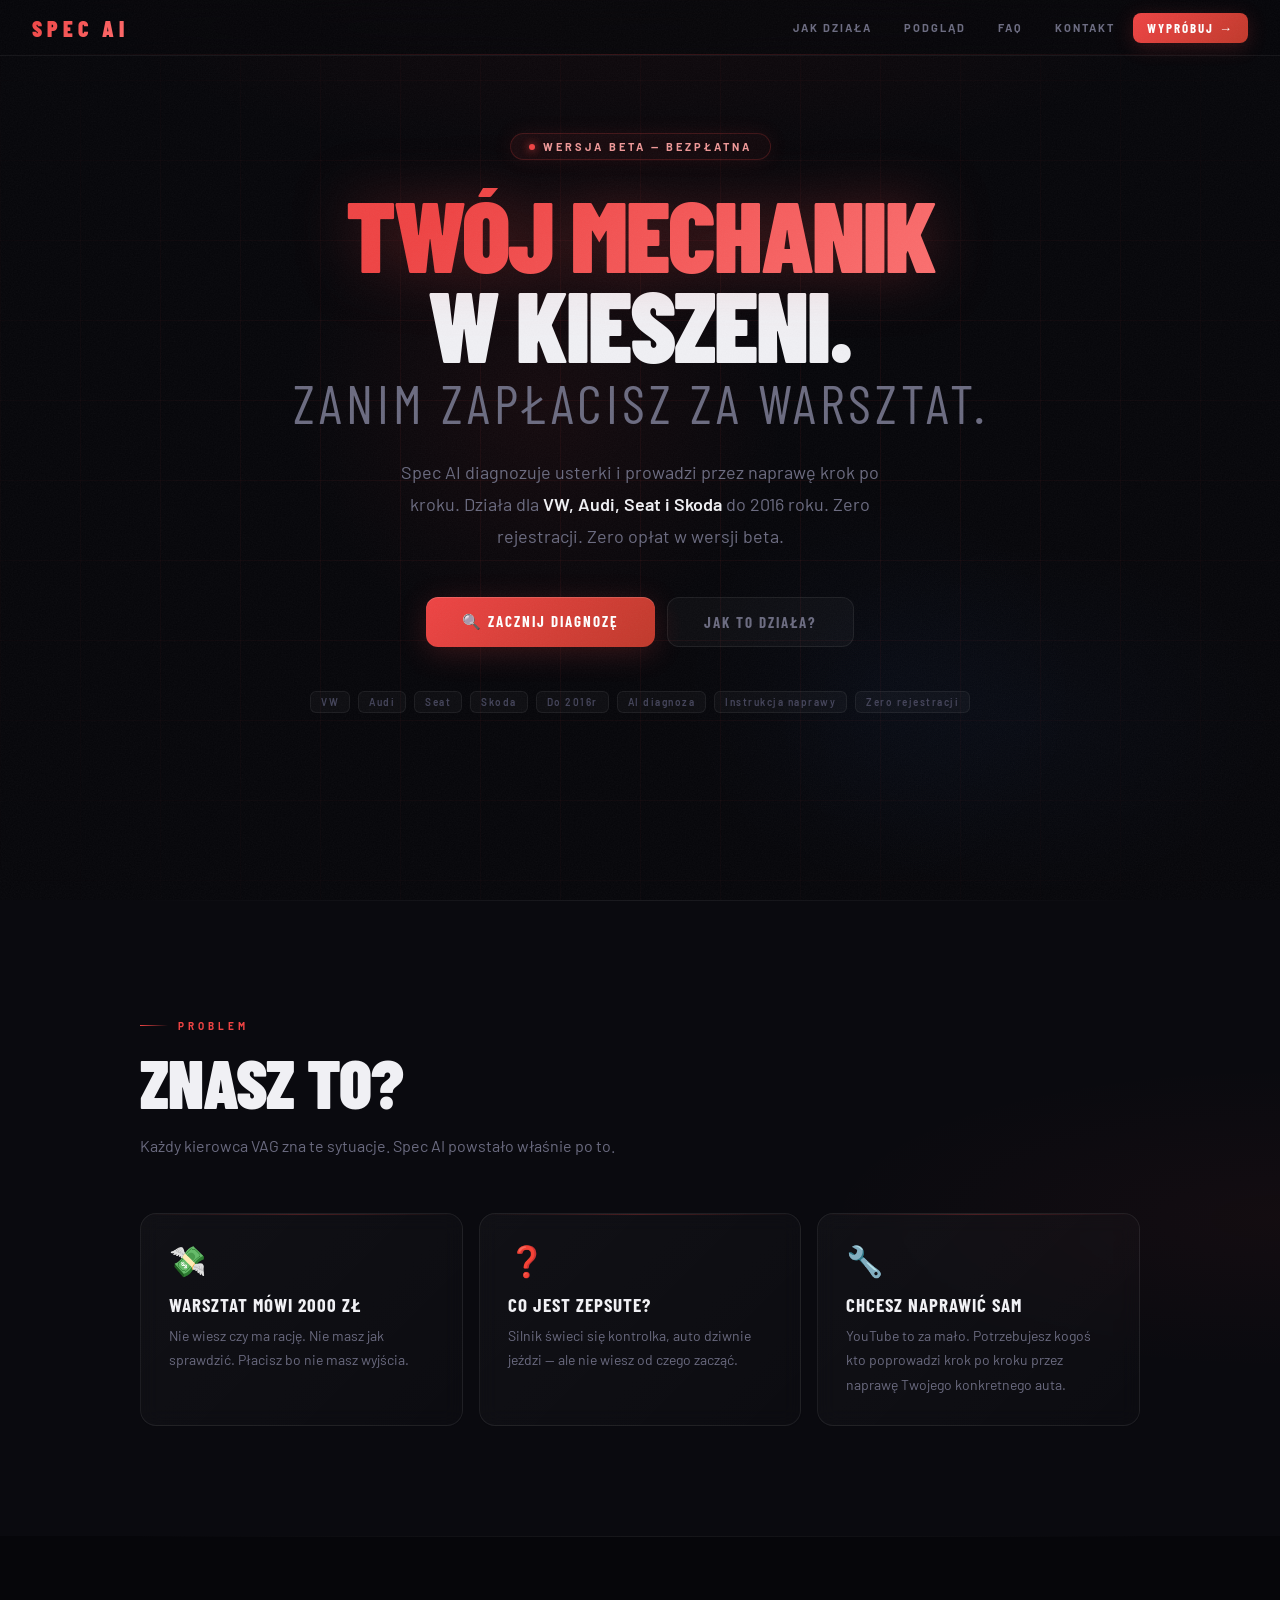
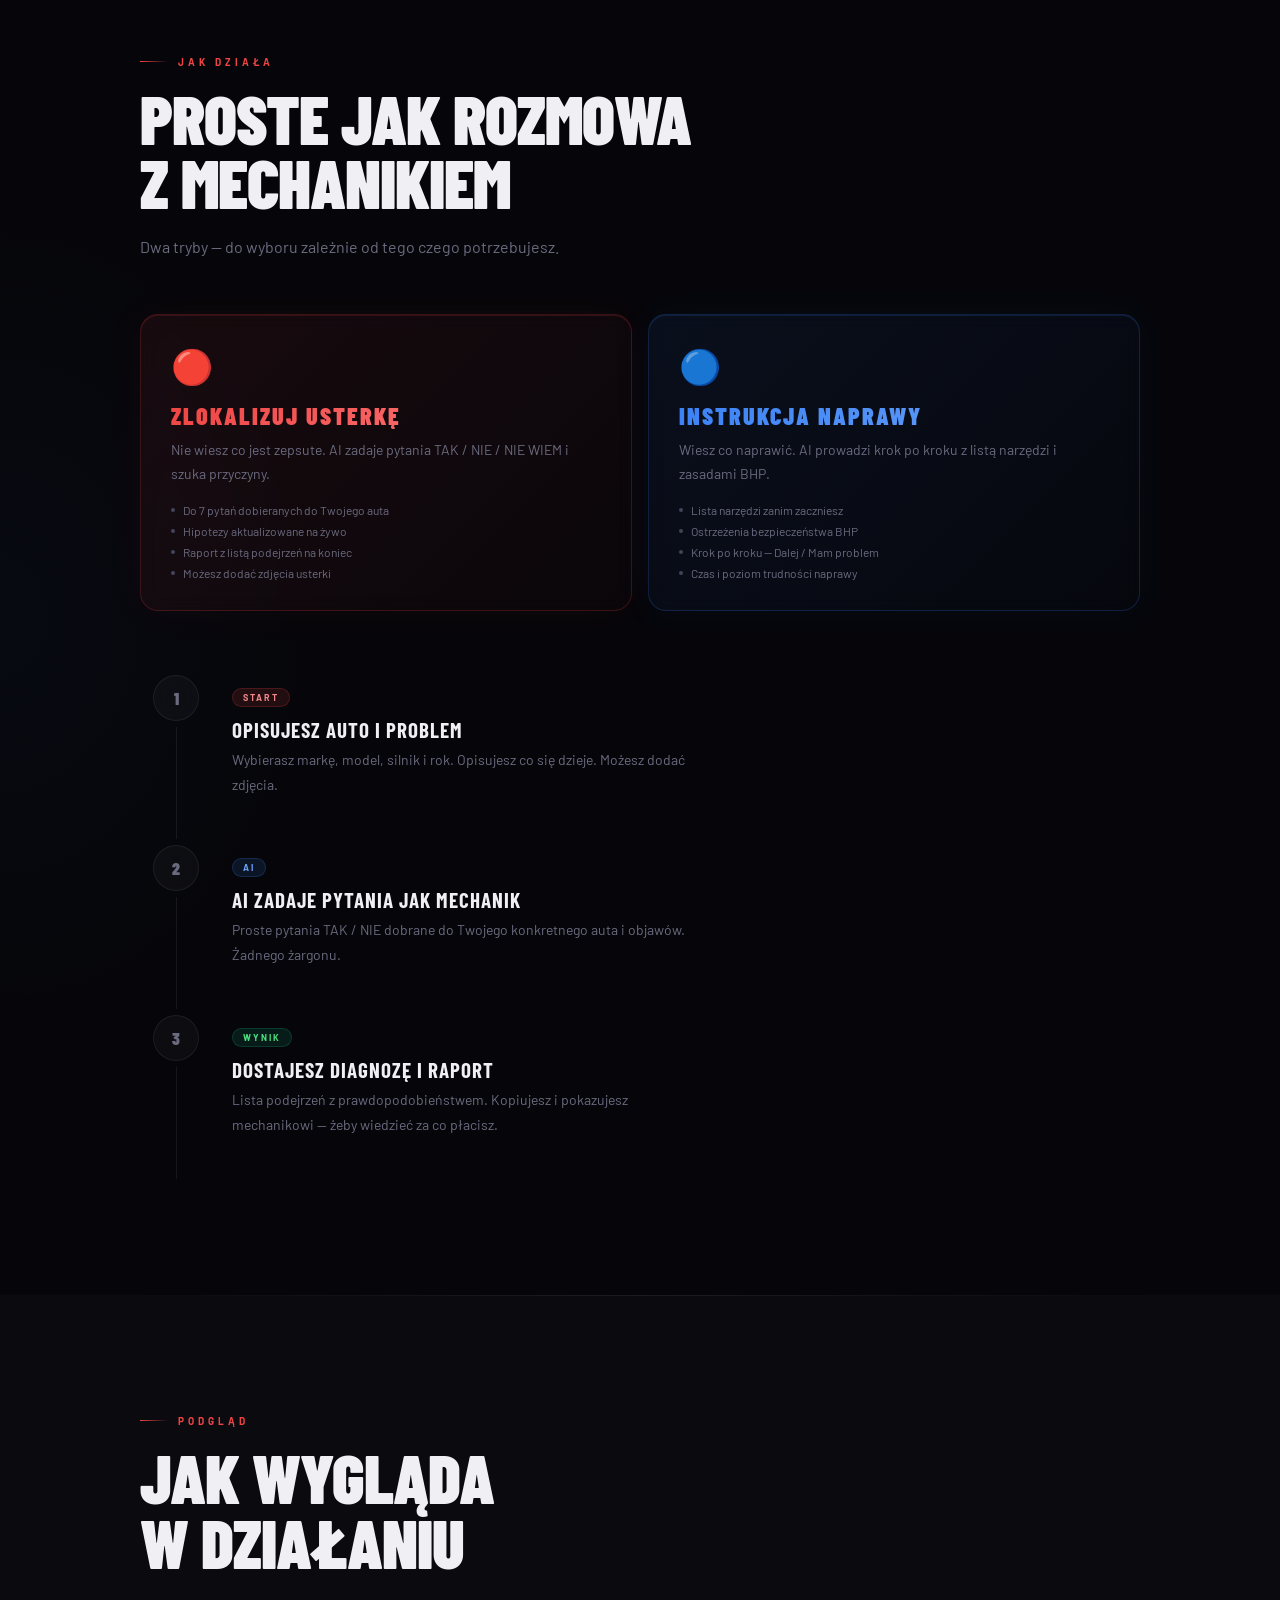
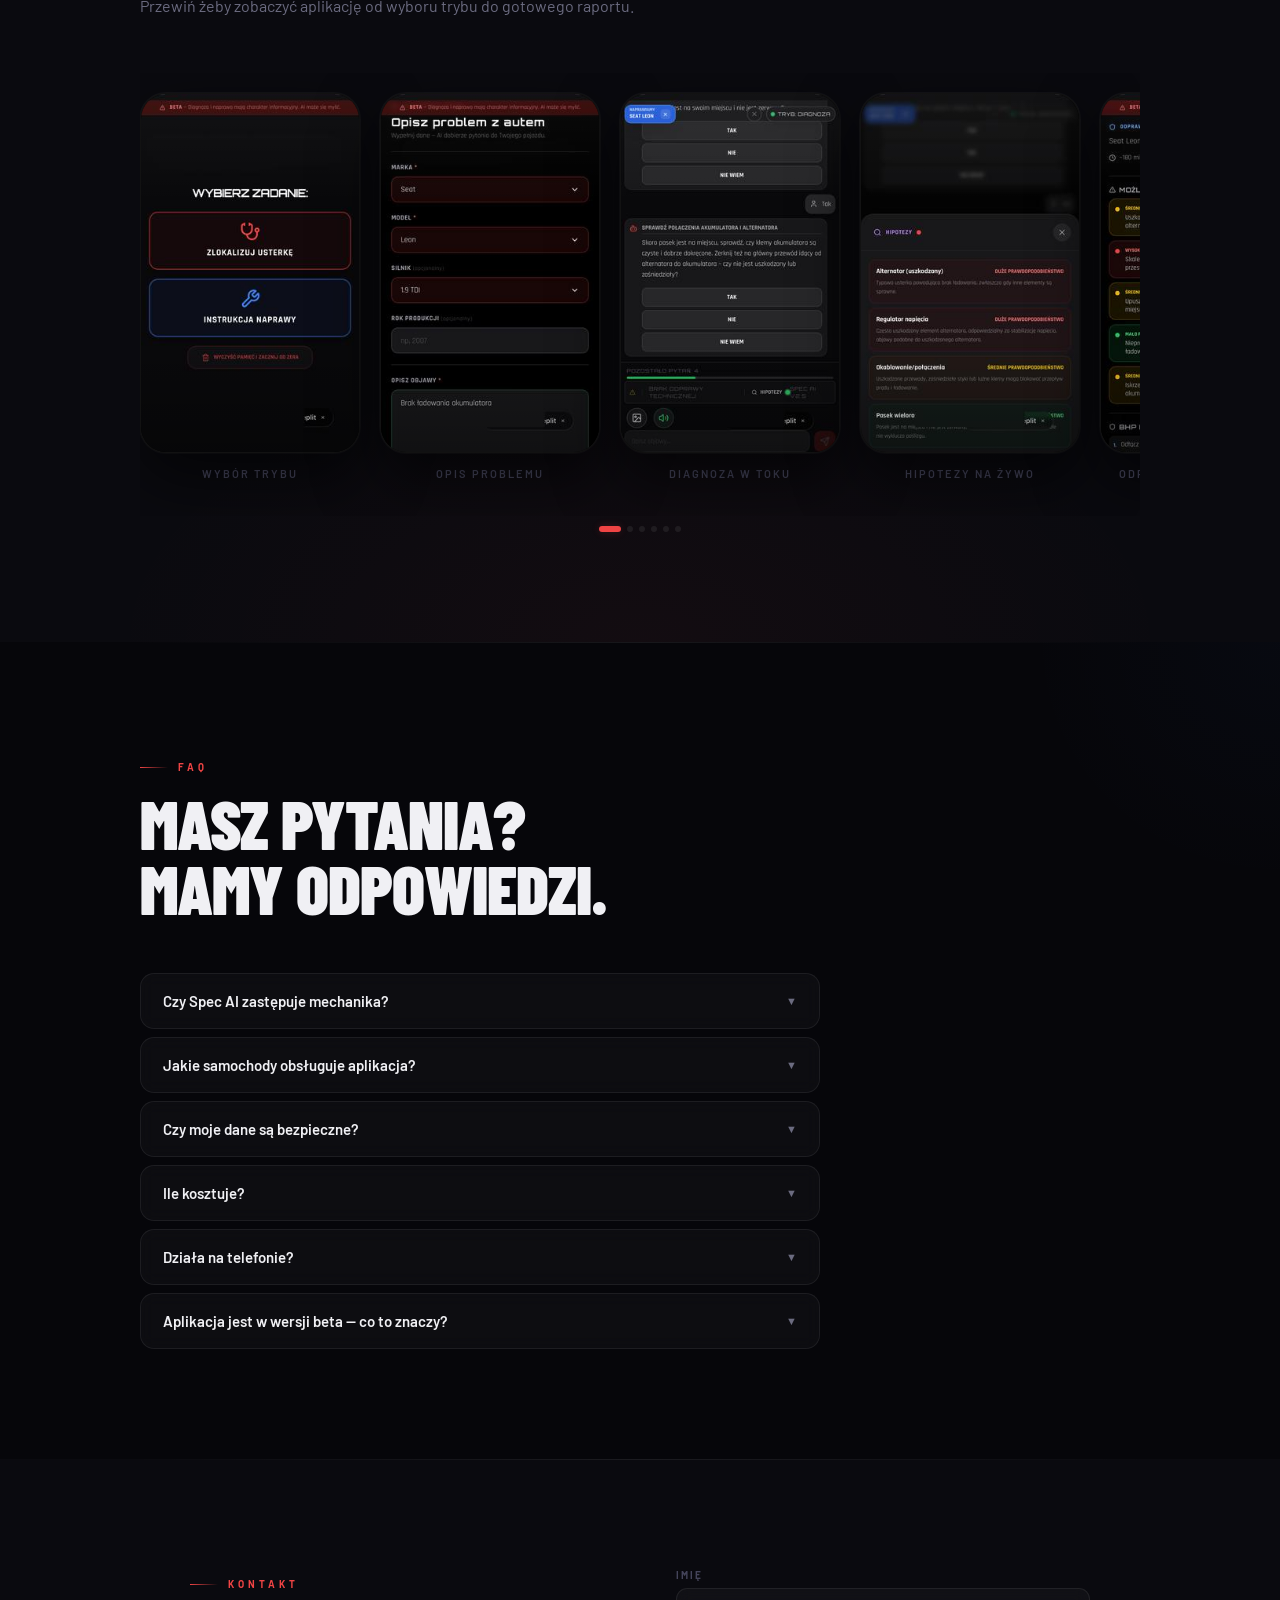
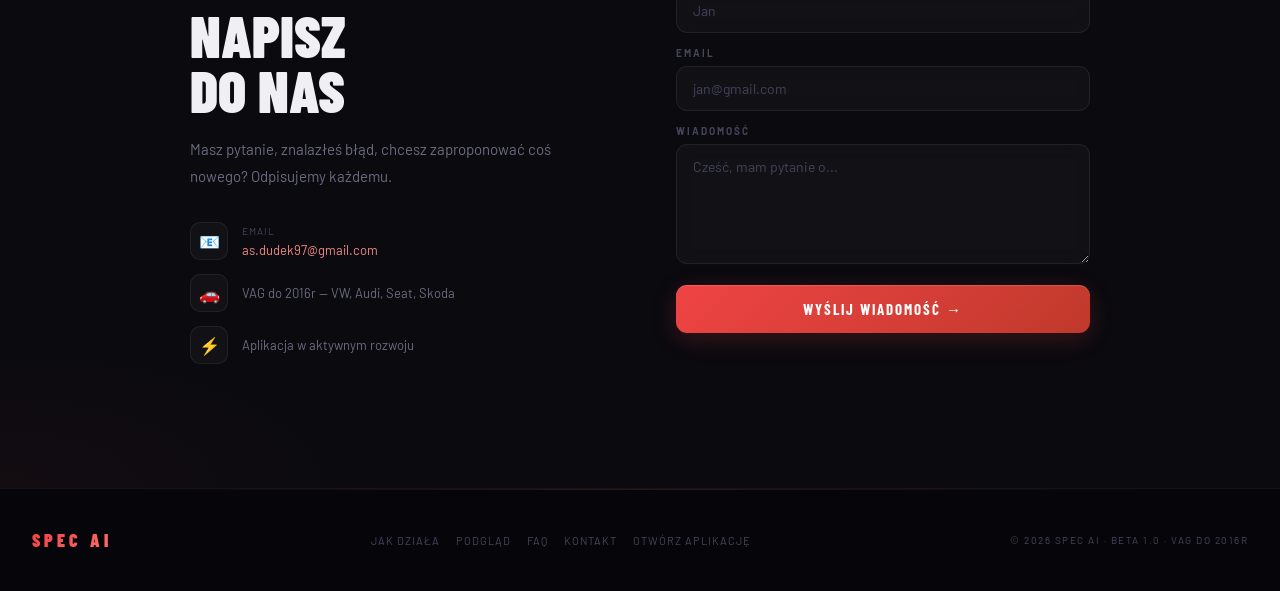
<file: index.html>
<!DOCTYPE html>

<html lang="pl">
<head>
<meta charset="UTF-8">
<meta name="viewport" content="width=device-width, initial-scale=1.0">
<title>Spec AI — Twój mechanik w kieszeni</title>
<meta name="description" content="Spec AI to aplikacja do diagnostyki i naprawy samochodów VAG. AI zadaje pytania jak doświadczony mechanik i pomaga znaleźć usterkę.">
<link rel="preconnect" href="https://fonts.googleapis.com">
<link href="https://fonts.googleapis.com/css2?family=Barlow+Condensed:wght@400;700;900&family=Barlow:wght@400;500;600&display=swap" rel="stylesheet">
<link rel="stylesheet" href="styles.css">
</head>
<body>

<header>
  <a href="#hero" class="logo">SPEC AI</a>
  <nav>
    <a href="#jak-dziala">Jak działa</a>
    <a href="#screeny">Podgląd</a>
    <a href="#faq">FAQ</a>
    <a href="#kontakt">Kontakt</a>
    <a href="https://falcon-assistant--asdudek97.replit.app/" class="nav-cta" target="_blank">Wypróbuj →</a>
  </nav>
  <div class="hamburger" onclick="toggleMenu()">
    <span></span><span></span><span></span>
  </div>
</header>

<div class="mobile-nav" id="mobileNav">
  <a href="#jak-dziala" onclick="toggleMenu()">Jak działa</a>
  <a href="#screeny" onclick="toggleMenu()">Podgląd</a>
  <a href="#faq" onclick="toggleMenu()">FAQ</a>
  <a href="#kontakt" onclick="toggleMenu()">Kontakt</a>
  <a href="https://falcon-assistant--asdudek97.replit.app/" class="nav-cta" target="_blank">Wypróbuj za darmo →</a>
</div>

<section id="hero">
  <div class="hero-grid"></div>
  <div class="hero-scanlines"></div>
  <div class="orb-1"></div>
  <div class="orb-2"></div>
  <div class="container" style="position:relative;z-index:1;">
    <div class="beta-pill"><div class="beta-dot"></div>Wersja Beta — bezpłatna</div>
    <h1 class="hero-title">
      <span class="line-red">Twój mechanik</span>
      <span class="line-white">w kieszeni.</span>
      <span class="line-muted">Zanim zapłacisz za warsztat.</span>
    </h1>
    <p class="hero-sub">
      Spec AI diagnozuje usterki i prowadzi przez naprawę krok po kroku.
      Działa dla <strong>VW, Audi, Seat i Skoda</strong> do 2016 roku.
      Zero rejestracji. Zero opłat w wersji beta.
    </p>
    <div class="hero-cta-group">
      <a href="https://falcon-assistant--asdudek97.replit.app/" class="btn-primary" target="_blank">🔍 Zacznij diagnozę</a>
      <a href="#jak-dziala" class="btn-secondary">Jak to działa?</a>
    </div>
    <div class="hero-tags">
      <span class="tag">VW</span><span class="tag">Audi</span>
      <span class="tag">Seat</span><span class="tag">Skoda</span>
      <span class="tag">Do 2016r</span><span class="tag">AI diagnoza</span>
      <span class="tag">Instrukcja naprawy</span><span class="tag">Zero rejestracji</span>
    </div>
  </div>
</section>

<section id="problem">
  <div class="container">
    <div class="reveal">
      <div class="section-label">Problem</div>
      <h2 class="section-title">Znasz to?</h2>
      <p class="section-desc">Każdy kierowca VAG zna te sytuacje. Spec AI powstało właśnie po to.</p>
    </div>
    <div class="problems-grid">
      <div class="problem-card reveal delay-1">
        <span class="problem-icon">💸</span>
        <h3>Warsztat mówi 2000 zł</h3>
        <p>Nie wiesz czy ma rację. Nie masz jak sprawdzić. Płacisz bo nie masz wyjścia.</p>
      </div>
      <div class="problem-card reveal delay-2">
        <span class="problem-icon">❓</span>
        <h3>Co jest zepsute?</h3>
        <p>Silnik świeci się kontrolka, auto dziwnie jeździ — ale nie wiesz od czego zacząć.</p>
      </div>
      <div class="problem-card reveal delay-3">
        <span class="problem-icon">🔧</span>
        <h3>Chcesz naprawić sam</h3>
        <p>YouTube to za mało. Potrzebujesz kogoś kto poprowadzi krok po kroku przez naprawę Twojego konkretnego auta.</p>
      </div>
    </div>
  </div>
</section>

<section id="jak-dziala">
  <div class="container">
    <div class="reveal">
      <div class="section-label">Jak działa</div>
      <h2 class="section-title">Proste jak rozmowa<br>z mechanikiem</h2>
      <p class="section-desc">Dwa tryby — do wyboru zależnie od tego czego potrzebujesz.</p>
    </div>
    <div class="modes-grid">
      <div class="mode-card red reveal delay-1">
        <div class="mode-card-icon">🔴</div>
        <h3>Zlokalizuj usterkę</h3>
        <p>Nie wiesz co jest zepsute. AI zadaje pytania TAK / NIE / NIE WIEM i szuka przyczyny.</p>
        <div class="mode-features">
          <span class="mode-feature">Do 7 pytań dobieranych do Twojego auta</span>
          <span class="mode-feature">Hipotezy aktualizowane na żywo</span>
          <span class="mode-feature">Raport z listą podejrzeń na koniec</span>
          <span class="mode-feature">Możesz dodać zdjęcia usterki</span>
        </div>
      </div>
      <div class="mode-card blue reveal delay-2">
        <div class="mode-card-icon">🔵</div>
        <h3>Instrukcja naprawy</h3>
        <p>Wiesz co naprawić. AI prowadzi krok po kroku z listą narzędzi i zasadami BHP.</p>
        <div class="mode-features">
          <span class="mode-feature">Lista narzędzi zanim zaczniesz</span>
          <span class="mode-feature">Ostrzeżenia bezpieczeństwa BHP</span>
          <span class="mode-feature">Krok po kroku — Dalej / Mam problem</span>
          <span class="mode-feature">Czas i poziom trudności naprawy</span>
        </div>
      </div>
    </div>
    <div class="steps reveal">
      <div class="step">
        <div class="step-left"><div class="step-num">1</div><div class="step-line"></div></div>
        <div class="step-content">
          <div class="step-badge red">Start</div>
          <h3>Opisujesz auto i problem</h3>
          <p>Wybierasz markę, model, silnik i rok. Opisujesz co się dzieje. Możesz dodać zdjęcia.</p>
        </div>
      </div>
      <div class="step">
        <div class="step-left"><div class="step-num">2</div><div class="step-line"></div></div>
        <div class="step-content">
          <div class="step-badge blue">AI</div>
          <h3>AI zadaje pytania jak mechanik</h3>
          <p>Proste pytania TAK / NIE dobrane do Twojego konkretnego auta i objawów. Żadnego żargonu.</p>
        </div>
      </div>
      <div class="step">
        <div class="step-left"><div class="step-num">3</div><div class="step-line"></div></div>
        <div class="step-content">
          <div class="step-badge green">Wynik</div>
          <h3>Dostajesz diagnozę i raport</h3>
          <p>Lista podejrzeń z prawdopodobieństwem. Kopiujesz i pokazujesz mechanikowi — żeby wiedzieć za co płacisz.</p>
        </div>
      </div>
    </div>
  </div>
</section>

<section id="screeny">
  <div class="container">
    <div class="reveal">
      <div class="section-label">Podgląd</div>
      <h2 class="section-title">Jak wygląda<br>w działaniu</h2>
      <p class="section-desc">Przewiń żeby zobaczyć aplikację od wyboru trybu do gotowego raportu.</p>
    </div>
    <div class="carousel-wrap reveal">
      <div class="carousel" id="carousel">
        <div class="carousel-item"><div class="phone-frame"><img src="[data-uri]" alt="Wybór trybu" loading="lazy"></div><div class="carousel-caption">Wybór trybu</div></div>
        <div class="carousel-item"><div class="phone-frame"><img src="[data-uri]" alt="Formularz diagnozy" loading="lazy"></div><div class="carousel-caption">Opis problemu</div></div>
        <div class="carousel-item"><div class="phone-frame"><img src="[data-uri]" alt="Sesja diagnostyczna" loading="lazy"></div><div class="carousel-caption">Diagnoza w toku</div></div>
        <div class="carousel-item"><div class="phone-frame"><img src="[data-uri]" alt="Hipotezy" loading="lazy"></div><div class="carousel-caption">Hipotezy na żywo</div></div>
        <div class="carousel-item"><div class="phone-frame"><img src="[data-uri]" alt="Odprawa techniczna" loading="lazy"></div><div class="carousel-caption">Odprawa przed naprawą</div></div>
        <div class="carousel-item"><div class="phone-frame"><img src="[data-uri]" alt="Narzędzia i BHP" loading="lazy"></div><div class="carousel-caption">Narzędzia i BHP</div></div>
      </div>
      <div class="carousel-dots" id="carouselDots"></div>
    </div>
  </div>
</section>

<section id="faq">
  <div class="container">
    <div class="reveal">
      <div class="section-label">FAQ</div>
      <h2 class="section-title">Masz pytania?<br>Mamy odpowiedzi.</h2>
    </div>
    <div class="faq-list reveal">
      <div class="faq-item">
        <button class="faq-q" onclick="toggleFaq(this)">Czy Spec AI zastępuje mechanika?<span class="faq-arrow">▼</span></button>
        <div class="faq-a">Nie. Spec AI to narzędzie pomocnicze do wstępnej diagnozy — wskazuje najbardziej prawdopodobne przyczyny usterki. Wynik zawsze warto zweryfikować u mechanika. AI może się mylić.</div>
      </div>
      <div class="faq-item">
        <button class="faq-q" onclick="toggleFaq(this)">Jakie samochody obsługuje aplikacja?<span class="faq-arrow">▼</span></button>
        <div class="faq-a">Tylko pojazdy grupy VAG z silnikami benzynowymi i diesla wyprodukowane do 2016 roku: Volkswagen, Audi, Seat, Skoda. Elektryki, hybrydy i inne marki są poza zakresem.</div>
      </div>
      <div class="faq-item">
        <button class="faq-q" onclick="toggleFaq(this)">Czy moje dane są bezpieczne?<span class="faq-arrow">▼</span></button>
        <div class="faq-a">Dane sesji przechowywane są lokalnie na Twoim urządzeniu. Treść rozmów jest przesyłana do Google Gemini API. Nie wymagamy rejestracji ani podawania danych osobowych.</div>
      </div>
      <div class="faq-item">
        <button class="faq-q" onclick="toggleFaq(this)">Ile kosztuje?<span class="faq-arrow">▼</span></button>
        <div class="faq-a">Wersja beta jest w pełni bezpłatna. Planowana wersja premium (9,99 zł/mies) z pełną sesją, raportem PDF i więcej zdjęciami pojawi się w przyszłości.</div>
      </div>
      <div class="faq-item">
        <button class="faq-q" onclick="toggleFaq(this)">Działa na telefonie?<span class="faq-arrow">▼</span></button>
        <div class="faq-a">Tak. Spec AI działa w przeglądarce na iPhone, Android i komputerze. Zero instalacji — otwierasz link i działasz.</div>
      </div>
      <div class="faq-item">
        <button class="faq-q" onclick="toggleFaq(this)">Aplikacja jest w wersji beta — co to znaczy?<span class="faq-arrow">▼</span></button>
        <div class="faq-a">Aplikacja jest w fazie testów. Działa i spełnia swoje funkcje, ale mogą wystąpić błędy. Aktywnie rozwijamy nowe funkcje. Feedback jest dla nas bardzo ważny.</div>
      </div>
    </div>
  </div>
</section>

<section id="kontakt">
  <div class="contact-wrap">
    <div class="contact-info reveal">
      <div class="section-label">Kontakt</div>
      <h2>Napisz<br>do nas</h2>
      <p>Masz pytanie, znalazłeś błąd, chcesz zaproponować coś nowego? Odpisujemy każdemu.</p>
      <div class="contact-detail">
        <div class="contact-detail-icon">📧</div>
        <div><div style="font-size:10px;color:var(--muted2);letter-spacing:1px;margin-bottom:2px;text-transform:uppercase;">Email</div><a href="mailto:as.dudek97@gmail.com">as.dudek97@gmail.com</a></div>
      </div>
      <div class="contact-detail">
        <div class="contact-detail-icon">🚗</div>
        <span>VAG do 2016r — VW, Audi, Seat, Skoda</span>
      </div>
      <div class="contact-detail">
        <div class="contact-detail-icon">⚡</div>
        <span>Aplikacja w aktywnym rozwoju</span>
      </div>
    </div>
    <div class="reveal delay-1">
      <form id="contactForm" action="https://formspree.io/f/xeerqwgl" method="POST">
        <div class="form-group">
          <label class="form-label" for="name">Imię</label>
          <input class="form-input" type="text" id="name" name="name" placeholder="Jan" required>
        </div>
        <div class="form-group">
          <label class="form-label" for="email">Email</label>
          <input class="form-input" type="email" id="email" name="email" placeholder="jan@gmail.com" required>
        </div>
        <div class="form-group">
          <label class="form-label" for="message">Wiadomość</label>
          <textarea class="form-input" id="message" name="message" placeholder="Cześć, mam pytanie o..." required></textarea>
        </div>
        <button type="submit" class="form-submit">Wyślij wiadomość →</button>
      </form>
      <div class="form-success" id="formSuccess">✅ Wiadomość wysłana! Odpiszemy najszybciej jak to możliwe.</div>
    </div>
  </div>
</section>

<footer>
  <div class="footer-logo">SPEC AI</div>
  <div class="footer-links">
    <a href="#jak-dziala">Jak działa</a>
    <a href="#screeny">Podgląd</a>
    <a href="#faq">FAQ</a>
    <a href="#kontakt">Kontakt</a>
    <a href="https://falcon-assistant--asdudek97.replit.app/" target="_blank">Otwórz aplikację</a>
  </div>
  <div class="footer-copy">© 2026 Spec AI · Beta 1.0 · VAG do 2016r</div>
</footer>

<script>
function toggleMenu() {
  document.getElementById('mobileNav').classList.toggle('open');
}
document.addEventListener('click', function(e) {
  const nav = document.getElementById('mobileNav');
  const ham = document.querySelector('.hamburger');
  if (!nav.contains(e.target) && !ham.contains(e.target)) nav.classList.remove('open');
});

const observer = new IntersectionObserver((entries) => {
  entries.forEach(e => { if(e.isIntersecting) e.target.classList.add('visible'); });
}, { threshold: 0.1 });
document.querySelectorAll('.reveal').forEach(el => observer.observe(el));

function toggleFaq(btn) {
  const item = btn.closest('.faq-item');
  const isOpen = item.classList.contains('open');
  document.querySelectorAll('.faq-item').forEach(i => i.classList.remove('open'));
  if (!isOpen) item.classList.add('open');
}

const carousel = document.getElementById('carousel');
const dotsContainer = document.getElementById('carouselDots');
const items = carousel.querySelectorAll('.carousel-item');
items.forEach((_,i) => {
  const dot = document.createElement('div');
  dot.className = 'dot' + (i===0?' active':'');
  dot.onclick = () => items[i].scrollIntoView({behavior:'smooth',block:'nearest',inline:'start'});
  dotsContainer.appendChild(dot);
});
carousel.addEventListener('scroll', () => {
  const idx = Math.round(carousel.scrollLeft / (items[0].offsetWidth + 20));
  document.querySelectorAll('.dot').forEach((d,i) => d.classList.toggle('active', i===idx));
});

const form = document.getElementById('contactForm');
form.addEventListener('submit', async function(e) {
  e.preventDefault();
  const btn = form.querySelector('.form-submit');
  btn.textContent = 'Wysyłanie...'; btn.disabled = true;
  try {
    const res = await fetch(form.action, {method:'POST', body:new FormData(form), headers:{'Accept':'application/json'}});
    if(res.ok) { form.style.display='none'; document.getElementById('formSuccess').style.display='block'; }
    else { btn.textContent='Błąd — spróbuj ponownie'; btn.disabled=false; }
  } catch { btn.textContent='Błąd — spróbuj ponownie'; btn.disabled=false; }
});

const sections = document.querySelectorAll('section[id]');
const navLinks = document.querySelectorAll('nav a:not(.nav-cta)');
window.addEventListener('scroll', () => {
  let current = '';
  sections.forEach(s => { if(window.scrollY >= s.offsetTop - 80) current = s.id; });
  navLinks.forEach(a => { a.style.color = a.getAttribute('href')==='#'+current ? '#fff' : ''; });
});
</script>

</body>
</html>
</file>
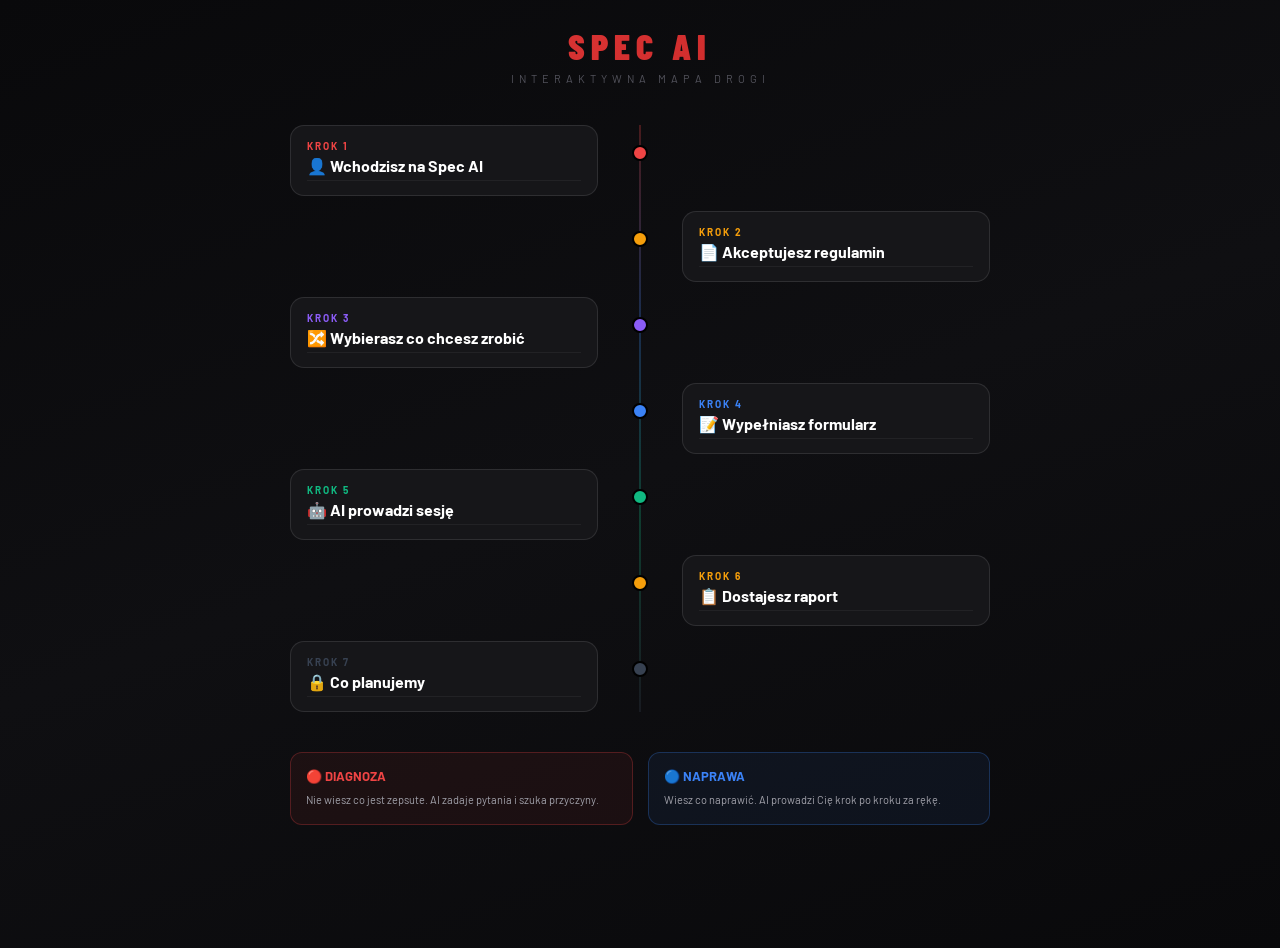
<file: mapa/index.html>
<!DOCTYPE html>
<html lang="pl">
<head>
    <meta charset="UTF-8">
    <meta name="viewport" content="width=device-width, initial-scale=1.0">
    <title>Spec AI — Mapa Aplikacji</title>
    <link href="https://fonts.googleapis.com/css2?family=Barlow:wght@400;700&family=Barlow+Condensed:wght@900&display=swap" rel="stylesheet">
    <style>
        :root {
            --bg: #09090b;
            --card-bg: rgba(24, 24, 27, 0.9);
            --border-dim: rgba(255, 255, 255, 0.1);
            --text-dim: #a1a1aa;
        }

        body {
            background: linear-gradient(160deg, #09090b 0%, #0f0f12 50%, #09090b 100%);
            color: #fff;
            font-family: 'Barlow', sans-serif;
            margin: 0;
            padding: 24px 16px;
            min-height: 100vh;
        }

        /* HEADER */
        .header { text-align: center; margin-bottom: 40px; }
        .logo {
            background: linear-gradient(135deg, #ef4444, #b91c1c);
            -webkit-background-clip: text;
            -webkit-text-fill-color: transparent;
            font-family: 'Barlow Condensed', sans-serif;
            font-size: 36px;
            letter-spacing: 6px;
            font-weight: 900;
        }
        .subtitle { font-size: 11px; color: #52525b; letter-spacing: 5px; margin-top: 5px; text-transform: uppercase; }

        /* TIMELINE */
        .timeline { max-width: 700px; margin: 0 auto; position: relative; }
        .timeline-line {
            position: absolute;
            left: 50%; top: 0; bottom: 0; width: 2px;
            background: linear-gradient(180deg, #ef444444, #3b82f644, #10b98144, #37415144);
            transform: translateX(-50%);
        }

        /* STEP CARD */
        .step-container {
            display: flex;
            margin-bottom: 15px;
            position: relative;
            width: 100%;
        }
        .step-container.left { justify-content: flex-start; }
        .step-container.right { justify-content: flex-end; }

        .step-card {
            width: 44%;
            background: var(--card-bg);
            border: 1.5px solid var(--border-dim);
            border-radius: 14px;
            padding: 14px 16px;
            cursor: pointer;
            transition: all 0.3s cubic-bezier(0.4, 0, 0.2, 1);
            box-sizing: border-box;
        }

        .step-card:hover { border-color: rgba(255,255,255,0.3); }

        .step-dot {
            position: absolute;
            left: 50%; top: 20px;
            width: 12px; height: 12px;
            border-radius: 50%;
            transform: translateX(-50%);
            border: 2px solid #000;
            z-index: 2;
        }

        /* ACTIVE STATE */
        .step-card.active {
            border-color: var(--step-color);
            box-shadow: 0 0 20px rgba(var(--step-color-rgb), 0.2);
            transform: scale(1.02);
        }

        .details {
            max-height: 0;
            overflow: hidden;
            transition: max-height 0.4s ease, margin-top 0.3s ease;
            font-size: 11px;
            color: var(--text-dim);
            border-top: 1px solid rgba(255,255,255,0.05);
        }

        .step-card.active .details {
            max-height: 500px;
            margin-top: 12px;
            padding-top: 12px;
        }

        /* CHIPS */
        .detail-chip {
            display: flex; gap: 10px; padding: 8px;
            background: rgba(255,255,255,0.03);
            border-radius: 8px; margin-bottom: 6px;
            align-items: center;
        }

        /* LEGEND */
        .legend {
            max-width: 700px; margin: 40px auto;
            display: grid; grid-template-columns: 1fr 1fr; gap: 15px;
        }
        .legend-box { padding: 15px; border-radius: 12px; border: 1px solid rgba(255,255,255,0.1); }
        .legend-box h3 { margin: 0 0 8px 0; font-size: 13px; }
        .legend-box p { margin: 0; font-size: 11px; color: var(--text-dim); line-height: 1.5; }

        @media (max-width: 600px) {
            .step-card { width: 85%; }
            .timeline-line { left: 10px; transform: none; }
            .step-dot { left: 10px; }
            .step-container.left, .step-container.right { justify-content: flex-end; }
        }
    </style>
</head>
<body>

    <div class="header">
        <div class="logo">SPEC AI</div>
        <div class="subtitle">Interaktywna Mapa Drogi</div>
    </div>

    <div class="timeline">
        <div class="timeline-line"></div>
        <div id="steps-root"></div>
    </div>

    <div class="legend">
        <div class="legend-box" style="background: #ef444411; border-color: #ef444444;">
            <h3 style="color: #ef4444;">🔴 DIAGNOZA</h3>
            <p>Nie wiesz co jest zepsute. AI zadaje pytania i szuka przyczyny.</p>
        </div>
        <div class="legend-box" style="background: #3b82f611; border-color: #3b82f644;">
            <h3 style="color: #3b82f6;">🔵 NAPRAWA</h3>
            <p>Wiesz co naprawić. AI prowadzi Cię krok po kroku za rękę.</p>
        </div>
    </div>

    <script>
        const STEPS = [
            { id: "wejscie", icon: "👤", title: "Wchodzisz na Spec AI", color: "#ef4444", rgb: "239, 68, 68", side: "left", desc: "Otwierasz aplikację na telefonie lub komputerze. Widzisz dwa wielkie przyciski.", details: ["📱 Działa na każdym telefonie", "🌐 Zero instalacji", "🔴 Faza BETA"] },
            { id: "regulamin", icon: "📄", title: "Akceptujesz regulamin", color: "#f59e0b", rgb: "245, 158, 11", side: "right", desc: "Zasady gry: diagnoza jest poglądowa, AI może się mylić.", details: ["✅ Przycisk aktywny po przewinięciu", "📋 7 najważniejszych punktów"] },
            { id: "wybor", icon: "🔀", title: "Wybierasz co chcesz zrobić", color: "#8b5cf6", rgb: "139, 92, 246", side: "left", desc: "Zlokalizuj usterkę lub wybierz gotową instrukcję naprawy.", details: ["🔴 DIAGNOZA - szukasz błędu", "🔵 NAPRAWA - masz części, działasz"] },
            { id: "formularz", icon: "📝", title: "Wypełniasz formularz", color: "#3b82f6", rgb: "59, 130, 246", side: "right", desc: "Dane auta + opis usterki. Im więcej dasz, tym więcej dostaniesz.", details: ["🚗 VAG do 2016r", "📸 2 zdjęcia gratis"] },
            { id: "sesja", icon: "🤖", title: "AI prowadzi sesję", color: "#10b981", rgb: "16, 185, 129", side: "left", desc: "Inteligentny wywiad. AI analizuje Twoje odpowiedzi na bieżąco.", details: ["❓ Max 7 pytań", "📊 Pasek postępu"] },
            { id: "raport", icon: "📋", title: "Dostajesz raport", color: "#f59e0b", rgb: "245, 158, 11", side: "right", desc: "Wynik końcowy: co kupić, co sprawdzić, co powiedzieć mechanikowi.", details: ["📥 Kopiuj do schowka", "⚠️ Disclaimer prawny"] },
            { id: "przyszlosc", icon: "🔒", title: "Co planujemy", color: "#374151", rgb: "55, 65, 81", side: "left", desc: "Trwa rozwój. Wkrótce PDF, konta użytkowników i integracja z OBD2.", details: ["🔌 Diagnostyka OBD2", "💳 Premium 9,99 zł"] }
        ];

        const root = document.getElementById('steps-root');

        STEPS.forEach((step, i) => {
            const container = document.createElement('div');
            container.className = `step-container ${step.side}`;
            
            container.innerHTML = `
                <div class="step-dot" style="background: ${step.color}"></div>
                <div class="step-card" onclick="toggleStep(this)" style="--step-color: ${step.color}; --step-color-rgb: ${step.rgb}">
                    <div style="font-size: 10px; color: ${step.color}; font-weight: 700; letter-spacing: 2px;">KROK ${i+1}</div>
                    <div style="font-weight: 700; margin: 4px 0;">${step.icon} ${step.title}</div>
                    <div class="details">
                        <p>${step.desc}</p>
                        ${step.details.map(d => `<div class="detail-chip">${d}</div>`).join('')}
                    </div>
                </div>
            `;
            root.appendChild(container);
        });

        function toggleStep(card) {
            const isActive = card.classList.contains('active');
            document.querySelectorAll('.step-card').forEach(c => c.classList.remove('active'));
            if (!isActive) card.classList.add('active');
        }
    </script>
</body>
</html>
</file>
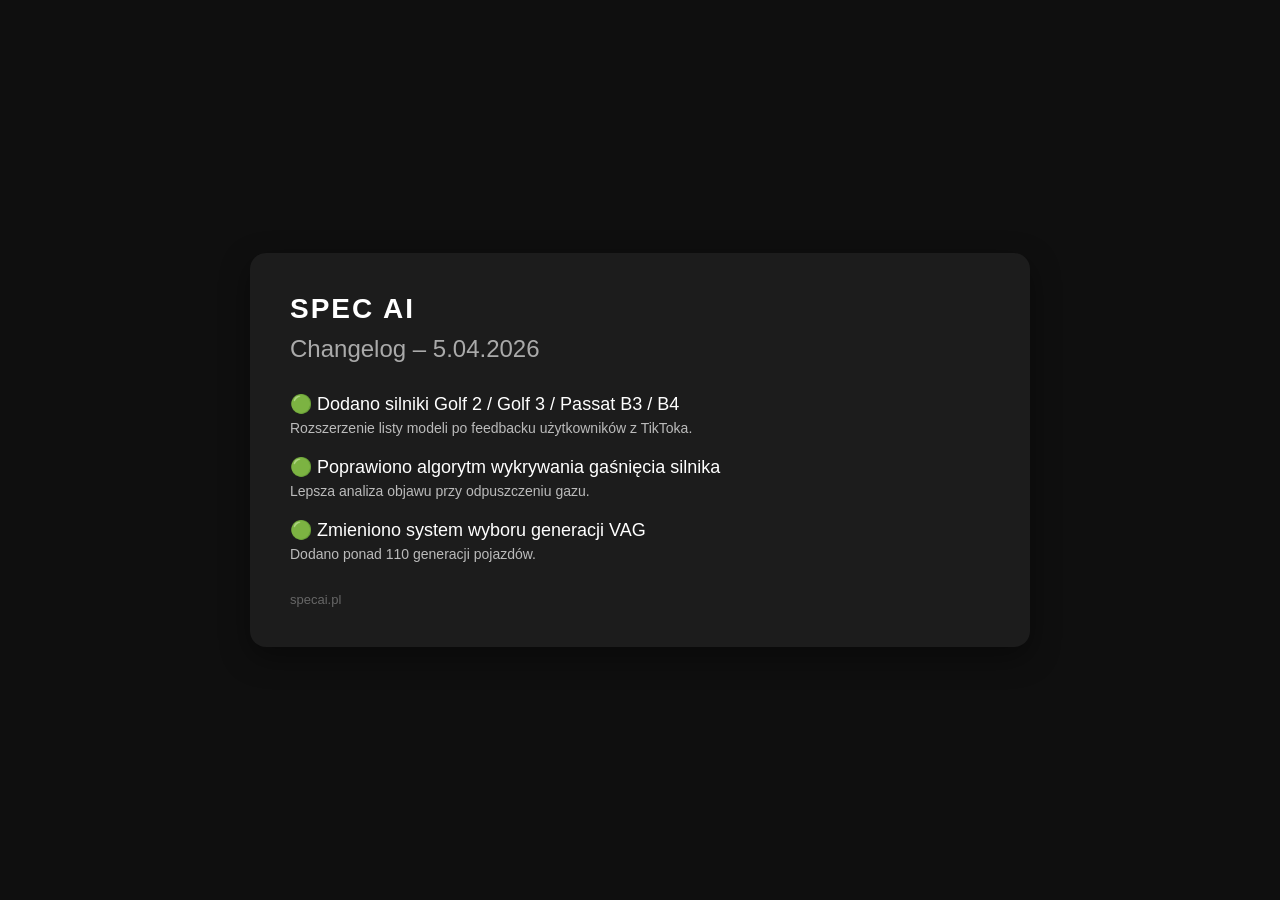
<file: mapa/changelog.html>
<!DOCTYPE html>
<html lang="pl">
<head>
<meta charset="UTF-8">
<title>SpecAI Changelog</title>
<link rel="stylesheet" href="style.css">
</head>

<body>

<div class="card">

<h1>SPEC AI</h1>
<h2>Changelog – 5.04.2026</h2>

<ul class="log">

<li class="add">
🟢 Dodano silniki Golf 2 / Golf 3 / Passat B3 / B4
<span>Rozszerzenie listy modeli po feedbacku użytkowników z TikToka.</span>
</li>

<li class="fix">
🟢 Poprawiono algorytm wykrywania gaśnięcia silnika
<span>Lepsza analiza objawu przy odpuszczeniu gazu.</span>
</li>

<li class="change">
🟢 Zmieniono system wyboru generacji VAG
<span>Dodano ponad 110 generacji pojazdów.</span>
</li>

</ul>

<div class="footer">
specai.pl
</div>

</div>

</body>
</html>
</file>
<file: styles.css>
:root {
  --red: #ef4444;
  --red-dark: #b91c1c;
  --red-glow: #ef444433;
  --red-dim: #ef44440f;
  --blue: #3b82f6;
  --blue-glow: #3b82f633;
  --bg: #06060a;
  --bg2: #0a0a0f;
  --bg3: #111118;
  --glass: rgba(255,255,255,0.03);
  --glass-border: rgba(255,255,255,0.07);
  --border: rgba(255,255,255,0.06);
  --text: #f0f0f4;
  --muted: #6b6b80;
  --muted2: #44445a;
}

* { margin:0; padding:0; box-sizing:border-box; }
html { scroll-behavior:smooth; }

body {
  background: var(--bg);
  color: var(--text);
  font-family: 'Barlow', sans-serif;
  overflow-x: hidden;
}

body::after {
  content:'';
  position:fixed; inset:0;
  pointer-events:none; z-index:9998; opacity:0.3;
  background-image:url("data:image/svg+xml,%3Csvg xmlns='http://www.w3.org/2000/svg' width='300' height='300'%3E%3Cfilter id='n'%3E%3CfeTurbulence type='fractalNoise' baseFrequency='0.75' numOctaves='4' stitchTiles='stitch'/%3E%3CfeColorMatrix type='saturate' values='0'/%3E%3C/filter%3E%3Crect width='300' height='300' filter='url(%23n)' opacity='0.15'/%3E%3C/svg%3E");
}

/* HEADER */
header {
  position:fixed; top:0; left:0; right:0; z-index:200;
  height:56px;
  display:flex; align-items:center; justify-content:space-between;
  padding:0 32px;
  background:rgba(6,6,10,0.85);
  backdrop-filter:blur(20px) saturate(180%);
  border-bottom:1px solid var(--border);
}

header::after {
  content:''; position:absolute; bottom:0; left:0; right:0; height:1px;
  background:linear-gradient(90deg, transparent, var(--red-glow), transparent);
}

.logo {
  font-family:'Barlow Condensed',sans-serif;
  font-weight:900; font-size:22px; letter-spacing:5px;
  text-decoration:none;
  background:linear-gradient(135deg,#ef4444,#ff6b6b);
  -webkit-background-clip:text; -webkit-text-fill-color:transparent;
  background-clip:text;
}

nav { display:flex; gap:4px; align-items:center; }

nav a {
  color:var(--muted); text-decoration:none;
  font-size:11px; font-weight:700; letter-spacing:2px;
  text-transform:uppercase; padding:7px 14px; border-radius:8px;
  transition:all 0.2s;
}

nav a:hover { color:var(--text); background:var(--glass); }

.nav-cta {
  background:linear-gradient(135deg,#ef4444,#c0392b) !important;
  color:#fff !important;
  font-family:'Barlow Condensed',sans-serif;
  font-size:13px !important; letter-spacing:2px !important;
  box-shadow:0 4px 20px var(--red-glow);
}

.nav-cta:hover {
  background:linear-gradient(135deg,#ff5555,#ef4444) !important;
  box-shadow:0 6px 28px #ef444455 !important;
  transform:translateY(-1px);
}

.hamburger { display:none; flex-direction:column; gap:5px; cursor:pointer; padding:4px; }
.hamburger span { display:block; width:22px; height:2px; background:var(--muted); border-radius:2px; transition:all 0.3s; }

.mobile-nav {
  display:none; position:fixed; top:56px; left:0; right:0;
  background:rgba(6,6,10,0.97);
  backdrop-filter:blur(20px);
  border-bottom:1px solid var(--border);
  padding:16px; z-index:199; flex-direction:column; gap:4px;
}
.mobile-nav.open { display:flex; }
.mobile-nav a {
  color:var(--muted); text-decoration:none; font-size:13px;
  font-weight:700; letter-spacing:1.5px; text-transform:uppercase;
  padding:12px 16px; border-radius:8px; transition:all 0.2s;
}
.mobile-nav a:hover { color:var(--text); background:var(--glass); }

/* HERO */
#hero {
  min-height:100vh;
  display:flex; align-items:center; justify-content:center;
  text-align:center; position:relative; overflow:hidden;
  padding-top:56px;
  background:
    radial-gradient(ellipse 80% 50% at 50% -10%, #ef444412 0%, transparent 60%),
    radial-gradient(ellipse 40% 40% at 80% 80%, #3b82f608 0%, transparent 50%),
    var(--bg);
}

.hero-grid {
  position:absolute; inset:0; pointer-events:none;
  background-image:
    linear-gradient(rgba(239,68,68,0.06) 1px, transparent 1px),
    linear-gradient(90deg, rgba(239,68,68,0.06) 1px, transparent 1px);
  background-size:80px 80px;
  mask-image:radial-gradient(ellipse 70% 70% at 50% 50%, black 30%, transparent 100%);
}

.hero-scanlines {
  position:absolute; inset:0; pointer-events:none;
  background:repeating-linear-gradient(
    0deg, transparent, transparent 2px,
    rgba(0,0,0,0.06) 2px, rgba(0,0,0,0.06) 4px
  );
  opacity:0.4;
}

.orb-1 {
  position:absolute; width:500px; height:500px; border-radius:50%;
  background:radial-gradient(circle, #ef444410 0%, transparent 70%);
  top:50%; left:50%; transform:translate(-70%,-60%);
  pointer-events:none; animation:orbFloat 8s ease-in-out infinite;
}

.orb-2 {
  position:absolute; width:400px; height:400px; border-radius:50%;
  background:radial-gradient(circle, #3b82f608 0%, transparent 70%);
  top:50%; left:50%; transform:translate(10%,10%);
  pointer-events:none; animation:orbFloat 10s ease-in-out infinite reverse;
}

@keyframes orbFloat {
  0%,100% { transform:translate(-70%,-60%) scale(1); }
  50% { transform:translate(-70%,-60%) scale(1.1) translateY(-20px); }
}

.beta-pill {
  display:inline-flex; align-items:center; gap:8px;
  background:linear-gradient(135deg, #ef444415, #ef44440a);
  border:1px solid #ef444433; border-radius:100px;
  padding:6px 18px; font-size:11px; font-weight:700;
  letter-spacing:3px; color:#ef9999; text-transform:uppercase;
  margin-bottom:28px;
  animation:fadeInDown 0.7s ease both;
  box-shadow:0 0 20px #ef444418;
}

.beta-dot {
  width:6px; height:6px; border-radius:50%;
  background:var(--red);
  box-shadow:0 0 8px var(--red);
  animation:pulseGlow 2s infinite;
}

@keyframes pulseGlow {
  0%,100% { opacity:1; box-shadow:0 0 8px var(--red); }
  50% { opacity:0.5; box-shadow:0 0 2px var(--red); }
}

.hero-title {
  font-family:'Barlow Condensed',sans-serif; font-weight:900;
  font-size:clamp(54px,9vw,100px); line-height:0.9;
  letter-spacing:-2px; text-transform:uppercase;
  margin-bottom:28px; animation:fadeInDown 0.7s ease 0.1s both;
}

.line-red {
  display:block;
  background:linear-gradient(135deg,#ef4444 30%,#ff8080);
  -webkit-background-clip:text; -webkit-text-fill-color:transparent;
  background-clip:text;
  filter:drop-shadow(0 0 30px #ef444444);
}

.line-white { display:block; color:#f0f0f4; }

.line-muted {
  display:block; font-size:0.55em; letter-spacing:4px;
  color:var(--muted); margin-top:10px; font-weight:400;
  -webkit-text-fill-color:var(--muted);
}

.hero-sub {
  font-size:clamp(15px,2.2vw,18px); color:var(--muted);
  max-width:500px; margin:0 auto 44px; line-height:1.8;
  animation:fadeInDown 0.7s ease 0.2s both;
}

.hero-sub strong { color:var(--text); font-weight:600; }

.hero-cta-group {
  display:flex; gap:12px; justify-content:center; flex-wrap:wrap;
  animation:fadeInDown 0.7s ease 0.3s both;
}

.btn-primary {
  display:inline-flex; align-items:center; gap:10px;
  background:linear-gradient(135deg,#ef4444,#c0392b);
  color:#fff; text-decoration:none;
  font-family:'Barlow Condensed',sans-serif; font-weight:700;
  font-size:15px; letter-spacing:2px; text-transform:uppercase;
  padding:15px 36px; border-radius:12px; border:none; cursor:pointer;
  transition:all 0.25s;
  box-shadow:0 6px 30px var(--red-glow), inset 0 1px 0 rgba(255,255,255,0.15);
}

.btn-primary:hover {
  transform:translateY(-3px);
  box-shadow:0 12px 40px #ef444455;
}

.btn-secondary {
  display:inline-flex; align-items:center; gap:10px;
  background:var(--glass); color:var(--muted);
  text-decoration:none; font-family:'Barlow Condensed',sans-serif;
  font-weight:700; font-size:15px; letter-spacing:2px;
  text-transform:uppercase; padding:15px 36px; border-radius:12px;
  border:1px solid var(--glass-border); cursor:pointer; transition:all 0.25s;
  backdrop-filter:blur(10px);
}

.btn-secondary:hover { color:var(--text); border-color:rgba(255,255,255,0.15); transform:translateY(-3px); }

.hero-tags {
  display:flex; gap:8px; justify-content:center; flex-wrap:wrap;
  margin-top:44px; animation:fadeInDown 0.7s ease 0.4s both;
}

.tag {
  font-size:10px; color:var(--muted2);
  background:var(--glass); border:1px solid var(--border);
  border-radius:6px; padding:4px 10px; letter-spacing:1.5px; font-weight:600;
}

/* SECTIONS */
section { position:relative; padding:110px 24px; }
.container { max-width:1000px; width:100%; margin:0 auto; }

.section-label {
  display:inline-flex; align-items:center; gap:10px;
  font-size:10px; font-weight:700; letter-spacing:4px;
  text-transform:uppercase; color:var(--red); margin-bottom:18px;
}

.section-label::before {
  content:''; display:block; width:28px; height:1px;
  background:linear-gradient(90deg,var(--red),transparent);
}

.section-title {
  font-family:'Barlow Condensed',sans-serif; font-weight:900;
  font-size:clamp(38px,6vw,68px); text-transform:uppercase;
  line-height:0.95; letter-spacing:-1px; margin-bottom:18px;
}

.section-desc { font-size:16px; color:var(--muted); line-height:1.8; max-width:540px; }

section + section::before {
  content:''; position:absolute; top:0; left:10%; right:10%; height:1px;
  background:linear-gradient(90deg,transparent,var(--glass-border),transparent);
}

/* PROBLEM */
#problem {
  background:
    radial-gradient(ellipse 60% 40% at 100% 50%, #ef44440a 0%, transparent 60%),
    var(--bg2);
}

.problems-grid {
  display:grid; grid-template-columns:repeat(auto-fit,minmax(270px,1fr));
  gap:16px; margin-top:52px;
}

.problem-card {
  background:linear-gradient(135deg,var(--glass),rgba(255,255,255,0.01));
  border:1px solid var(--glass-border); border-radius:16px; padding:28px;
  position:relative; overflow:hidden; transition:all 0.3s;
  backdrop-filter:blur(10px);
}

.problem-card::before {
  content:''; position:absolute; top:0; left:0; right:0; height:1px;
  background:linear-gradient(90deg,transparent,#ef444444,transparent);
}

.problem-card:hover {
  border-color:rgba(239,68,68,0.25);
  box-shadow:0 20px 60px rgba(0,0,0,0.4), 0 0 0 1px rgba(239,68,68,0.1);
  transform:translateY(-4px);
}

.problem-icon { font-size:30px; margin-bottom:14px; display:block; }

.problem-card h3 {
  font-family:'Barlow Condensed',sans-serif; font-weight:700;
  font-size:19px; letter-spacing:1px; text-transform:uppercase;
  margin-bottom:8px; color:var(--text);
}

.problem-card p { font-size:14px; color:var(--muted); line-height:1.75; }

/* JAK DZIAŁA */
#jak-dziala {
  background:
    radial-gradient(ellipse 50% 60% at 0% 50%, #3b82f608 0%, transparent 50%),
    var(--bg);
}

.modes-grid { display:grid; grid-template-columns:1fr 1fr; gap:16px; margin-top:52px; }

.mode-card {
  border-radius:18px; padding:30px; border:1px solid;
  position:relative; overflow:hidden; transition:all 0.3s;
  backdrop-filter:blur(10px);
}

.mode-card:hover { transform:translateY(-4px); }

.mode-card.red {
  background:linear-gradient(135deg,rgba(239,68,68,0.08),rgba(239,68,68,0.02));
  border-color:rgba(239,68,68,0.2);
  box-shadow:inset 0 1px 0 rgba(239,68,68,0.15), 0 0 40px rgba(239,68,68,0.05);
}

.mode-card.red:hover {
  border-color:rgba(239,68,68,0.4);
  box-shadow:inset 0 1px 0 rgba(239,68,68,0.2), 0 20px 60px rgba(239,68,68,0.12);
}

.mode-card.blue {
  background:linear-gradient(135deg,rgba(59,130,246,0.08),rgba(59,130,246,0.02));
  border-color:rgba(59,130,246,0.2);
  box-shadow:inset 0 1px 0 rgba(59,130,246,0.15), 0 0 40px rgba(59,130,246,0.05);
}

.mode-card.blue:hover {
  border-color:rgba(59,130,246,0.4);
  box-shadow:inset 0 1px 0 rgba(59,130,246,0.2), 0 20px 60px rgba(59,130,246,0.12);
}

.mode-card-icon { font-size:34px; margin-bottom:14px; }

.mode-card h3 {
  font-family:'Barlow Condensed',sans-serif; font-weight:900;
  font-size:24px; letter-spacing:2px; text-transform:uppercase; margin-bottom:8px;
}

.mode-card.red h3 {
  background:linear-gradient(135deg,#ef4444,#ff8080);
  -webkit-background-clip:text; -webkit-text-fill-color:transparent; background-clip:text;
}

.mode-card.blue h3 {
  background:linear-gradient(135deg,#3b82f6,#6ba3f8);
  -webkit-background-clip:text; -webkit-text-fill-color:transparent; background-clip:text;
}

.mode-card p { font-size:14px; color:var(--muted); line-height:1.7; margin-bottom:18px; }
.mode-features { display:flex; flex-direction:column; gap:7px; }
.mode-feature { font-size:12px; color:var(--muted); display:flex; align-items:center; gap:8px; }
.mode-feature::before { content:''; width:4px; height:4px; border-radius:50%; background:var(--muted2); flex-shrink:0; }

.steps { margin-top:64px; display:flex; flex-direction:column; gap:0; max-width:580px; }
.step { display:grid; grid-template-columns:72px 1fr; gap:0 20px; position:relative; }
.step-left { display:flex; flex-direction:column; align-items:center; }

.step-num {
  width:46px; height:46px; border-radius:50%;
  border:1px solid var(--glass-border);
  background:var(--glass); backdrop-filter:blur(10px);
  display:flex; align-items:center; justify-content:center;
  font-family:'Barlow Condensed',sans-serif; font-weight:900;
  font-size:17px; color:var(--muted); flex-shrink:0; z-index:1;
  position:relative; transition:all 0.3s;
}

.step:hover .step-num {
  border-color:rgba(239,68,68,0.5); color:var(--red);
  box-shadow:0 0 20px var(--red-glow), inset 0 0 10px rgba(239,68,68,0.1);
}

.step-line { width:1px; flex:1; background:var(--glass-border); margin:6px 0; min-height:36px; }
.step-content { padding:10px 0 48px; }

.step-badge {
  display:inline-block; font-size:9px; font-weight:700;
  letter-spacing:2px; text-transform:uppercase;
  padding:3px 10px; border-radius:100px; margin-bottom:10px;
}

.step-badge.red { background:rgba(239,68,68,0.12); color:#ef8888; border:1px solid rgba(239,68,68,0.2); }
.step-badge.blue { background:rgba(59,130,246,0.12); color:#6ba3f8; border:1px solid rgba(59,130,246,0.2); }
.step-badge.green { background:rgba(16,185,129,0.12); color:#4ade80; border:1px solid rgba(16,185,129,0.2); }

.step-content h3 {
  font-family:'Barlow Condensed',sans-serif; font-weight:700;
  font-size:21px; letter-spacing:1px; text-transform:uppercase; margin-bottom:6px;
}

.step-content p { font-size:14px; color:var(--muted); line-height:1.75; max-width:480px; }

/* SCREENY */
#screeny {
  background:
    radial-gradient(ellipse 70% 50% at 50% 100%, #ef44440a 0%, transparent 60%),
    var(--bg2);
}

.carousel-wrap { margin-top:52px; }

.carousel {
  display:flex; gap:20px; overflow-x:auto;
  padding:20px 8px 36px; scroll-snap-type:x mandatory;
  -webkit-overflow-scrolling:touch; scrollbar-width:none;
}

.carousel::-webkit-scrollbar { display:none; }

.carousel-item { flex-shrink:0; width:220px; scroll-snap-align:start; display:flex; flex-direction:column; gap:14px; }

.phone-frame {
  width:220px; height:360px; border-radius:26px;
  border:1px solid var(--glass-border); overflow:hidden;
  background:#000; position:relative;
  box-shadow:0 24px 64px rgba(0,0,0,0.6), 0 0 0 1px rgba(255,255,255,0.04);
  transition:all 0.35s ease;
}

.phone-frame::before {
  content:''; position:absolute; inset:0; z-index:1; pointer-events:none;
  background:linear-gradient(180deg,rgba(255,255,255,0.04) 0%,transparent 30%,transparent 70%,rgba(0,0,0,0.3) 100%);
}

.phone-frame:hover {
  transform:translateY(-8px) scale(1.02);
  box-shadow:0 40px 80px rgba(0,0,0,0.7), 0 0 0 1px rgba(239,68,68,0.3), 0 0 40px rgba(239,68,68,0.1);
  border-color:rgba(239,68,68,0.25);
}

.phone-frame img { width:100%; height:100%; object-fit:cover; object-position:top; }
.carousel-caption { font-size:11px; color:var(--muted2); text-align:center; font-weight:600; letter-spacing:2px; text-transform:uppercase; }
.carousel-dots { display:flex; justify-content:center; gap:6px; margin-top:10px; }
.dot { width:6px; height:6px; border-radius:50%; background:var(--glass-border); transition:all 0.25s; cursor:pointer; }
.dot.active { background:var(--red); width:22px; border-radius:3px; box-shadow:0 0 8px var(--red-glow); }

/* FAQ */
#faq {
  background:
    radial-gradient(ellipse 40% 60% at 100% 0%, #3b82f607 0%, transparent 50%),
    var(--bg);
}

.faq-list { margin-top:52px; display:flex; flex-direction:column; gap:8px; max-width:680px; }

.faq-item {
  border:1px solid var(--glass-border); border-radius:14px;
  overflow:hidden; transition:all 0.25s;
  background:var(--glass); backdrop-filter:blur(8px);
}

.faq-item:hover { border-color:rgba(255,255,255,0.1); }
.faq-item.open { border-color:rgba(239,68,68,0.2); }

.faq-q {
  width:100%; background:transparent; border:none; color:var(--text);
  font-family:'Barlow',sans-serif; font-weight:600; font-size:15px;
  padding:18px 22px; text-align:left; cursor:pointer;
  display:flex; justify-content:space-between; align-items:center; gap:16px;
  transition:background 0.2s;
}

.faq-q:hover { background:rgba(255,255,255,0.02); }
.faq-arrow { font-size:11px; color:var(--muted); transition:transform 0.3s; flex-shrink:0; }
.faq-item.open .faq-arrow { transform:rotate(180deg); color:var(--red); }

.faq-a {
  display:none; padding:16px 22px 18px;
  font-size:14px; color:var(--muted); line-height:1.8;
  border-top:1px solid var(--glass-border);
}

.faq-item.open .faq-a { display:block; }

/* KONTAKT */
#kontakt {
  background:
    radial-gradient(ellipse 60% 50% at 0% 100%, #ef44440a 0%, transparent 50%),
    var(--bg2);
}

.contact-wrap { display:grid; grid-template-columns:1fr 1fr; gap:72px; align-items:start; max-width:900px; margin:0 auto; }

.contact-info h2 {
  font-family:'Barlow Condensed',sans-serif; font-weight:900;
  font-size:clamp(38px,5vw,58px); text-transform:uppercase;
  line-height:0.95; margin-bottom:18px;
}

.contact-info p { font-size:15px; color:var(--muted); line-height:1.8; margin-bottom:32px; }
.contact-detail { display:flex; align-items:center; gap:14px; margin-bottom:14px; }

.contact-detail-icon {
  width:38px; height:38px; border-radius:10px;
  background:var(--glass); border:1px solid var(--glass-border);
  display:flex; align-items:center; justify-content:center;
  font-size:17px; flex-shrink:0;
}

.contact-detail span { font-size:13px; color:var(--muted); }
.contact-detail a { color:#ef8888; text-decoration:none; font-size:13px; }
.contact-detail a:hover { color:var(--red); text-decoration:underline; }

.form-group { margin-bottom:14px; }

.form-label {
  display:block; font-size:10px; font-weight:700;
  letter-spacing:2px; text-transform:uppercase;
  color:var(--muted2); margin-bottom:7px;
}

.form-input {
  width:100%; background:var(--glass);
  border:1px solid var(--glass-border); border-radius:11px;
  padding:13px 16px; color:var(--text);
  font-family:'Barlow',sans-serif; font-size:14px;
  transition:all 0.2s; outline:none; backdrop-filter:blur(8px);
}

.form-input::placeholder { color:var(--muted2); }

.form-input:focus {
  border-color:rgba(239,68,68,0.4);
  box-shadow:0 0 0 3px rgba(239,68,68,0.08);
  background:rgba(255,255,255,0.04);
}

textarea.form-input { resize:vertical; min-height:120px; }

.form-submit {
  width:100%;
  background:linear-gradient(135deg,#ef4444,#c0392b);
  color:#fff; border:none; border-radius:11px;
  padding:15px; font-family:'Barlow Condensed',sans-serif;
  font-weight:700; font-size:15px; letter-spacing:2px;
  text-transform:uppercase; cursor:pointer; transition:all 0.25s;
  margin-top:4px;
  box-shadow:0 6px 24px var(--red-glow), inset 0 1px 0 rgba(255,255,255,0.15);
}

.form-submit:hover {
  background:linear-gradient(135deg,#ff5555,#ef4444);
  transform:translateY(-2px);
  box-shadow:0 12px 36px #ef444455;
}

.form-success {
  display:none; text-align:center; padding:36px;
  background:rgba(16,185,129,0.08); border:1px solid rgba(16,185,129,0.2);
  border-radius:14px; color:#4ade80; font-weight:600; font-size:15px;
}

/* FOOTER */
footer {
  background:var(--bg); border-top:1px solid var(--border);
  padding:40px 32px;
  display:flex; align-items:center; justify-content:space-between; flex-wrap:wrap; gap:16px;
  position:relative;
}

footer::before {
  content:''; position:absolute; top:0; left:10%; right:10%; height:1px;
  background:linear-gradient(90deg,transparent,rgba(239,68,68,0.2),transparent);
}

.footer-logo {
  font-family:'Barlow Condensed',sans-serif; font-weight:900;
  font-size:18px; letter-spacing:4px;
  background:linear-gradient(135deg,#ef4444,#ff6b6b);
  -webkit-background-clip:text; -webkit-text-fill-color:transparent; background-clip:text;
}

.footer-links { display:flex; gap:16px; flex-wrap:wrap; }
.footer-links a { font-size:11px; color:var(--muted2); text-decoration:none; letter-spacing:1px; transition:color 0.2s; text-transform:uppercase; }
.footer-links a:hover { color:var(--text); }
.footer-copy { font-size:10px; color:var(--muted2); letter-spacing:1.5px; text-transform:uppercase; }

/* ANIMACJE */
@keyframes fadeInDown {
  from { opacity:0; transform:translateY(-20px); }
  to { opacity:1; transform:translateY(0); }
}

.reveal { opacity:0; transform:translateY(32px); transition:opacity 0.7s ease, transform 0.7s ease; }
.reveal.visible { opacity:1; transform:translateY(0); }
.reveal.delay-1 { transition-delay:0.1s; }
.reveal.delay-2 { transition-delay:0.2s; }
.reveal.delay-3 { transition-delay:0.3s; }

/* RESPONSIVE */
@media(max-width:768px) {
  nav { display:none; }
  .hamburger { display:flex; }
  header { padding:0 20px; }
  .contact-wrap { grid-template-columns:1fr; gap:48px; }
  .modes-grid { grid-template-columns:1fr; }
  .step { grid-template-columns:60px 1fr; }
  footer { flex-direction:column; align-items:flex-start; padding:32px 20px; }
}

@media(max-width:480px) {
  section { padding:80px 16px; }
  .hero-cta-group { flex-direction:column; align-items:center; }
  .btn-primary,.btn-secondary { width:100%; max-width:280px; justify-content:center; }
}
</file>
<file: mapa/style.css>
body{
background:#0f0f0f;
font-family:Arial, sans-serif;
display:flex;
justify-content:center;
align-items:center;
height:100vh;
margin:0;
}

.card{
background:#1c1c1c;
padding:40px;
border-radius:16px;
width:700px;
color:white;
box-shadow:0 10px 30px rgba(0,0,0,0.4);
}

h1{
margin:0;
font-size:28px;
letter-spacing:2px;
}

h2{
margin-top:10px;
color:#aaa;
font-weight:normal;
}

.log{
list-style:none;
padding:0;
margin-top:30px;
}

.log li{
margin-bottom:20px;
font-size:18px;
}

.log span{
display:block;
font-size:14px;
color:#bbb;
margin-top:5px;
}

.footer{
margin-top:30px;
color:#666;
font-size:13px;
}
</file>
